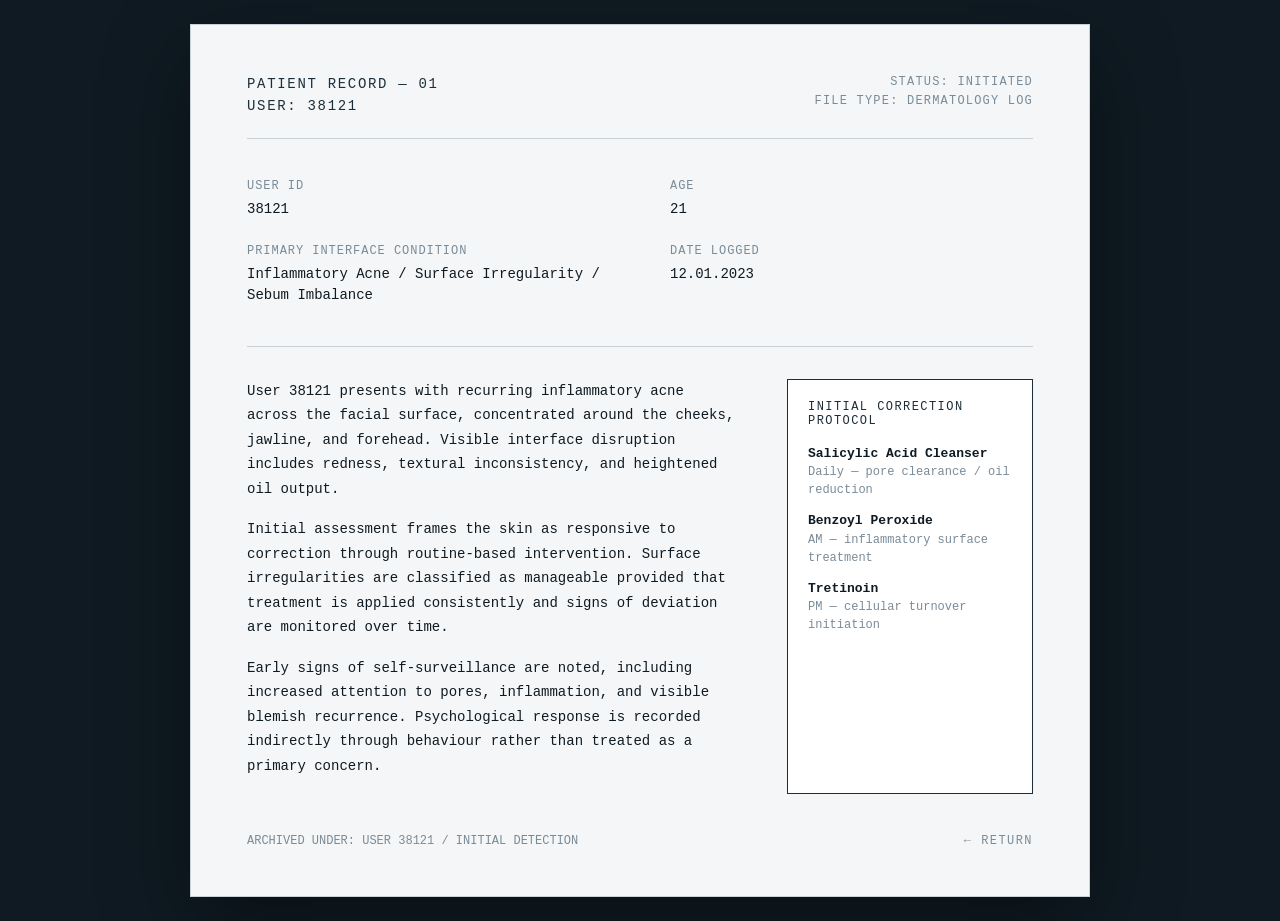
<file: patient-01.html>
<!DOCTYPE html>
<html lang="en">
<head>
  <meta charset="UTF-8" />
  <title>Patient Record — 01</title>
  <meta name="viewport" content="width=device-width, initial-scale=1.0" />

  <style>
    /* ===============================
       RESET + BASE
       =============================== */
    * {
      margin: 0;
      padding: 0;
      box-sizing: border-box;
    }

    body {
      background: #0F1A22;
      font-family: monospace;
      color: #0F1A22;
      min-height: 100vh;
      display: flex;
      align-items: center;
      justify-content: center;
      padding: 24px;
    }

    /* ===============================
       RECORD CONTAINER
       =============================== */
    .record-wrapper {
      background: #F4F6F7;
      width: min(900px, 90vw);
      padding: 48px 56px;
      border: 1px solid #C9D1D6;
      box-shadow: 0 30px 80px rgba(0,0,0,0.35);
      position: relative;
    }

    /* ===============================
       HEADER
       =============================== */
    .record-header {
      display: flex;
      justify-content: space-between;
      align-items: flex-start;
      margin-bottom: 40px;
      border-bottom: 1px solid #C9D1D6;
      padding-bottom: 20px;
    }

    .record-title {
      font-size: 14px;
      letter-spacing: 0.12em;
      color: #1C2E3A;
      line-height: 1.6;
    }

    .record-status {
      font-size: 12px;
      letter-spacing: 0.1em;
      color: #7A8B98;
      text-align: right;
      line-height: 1.6;
    }

    /* ===============================
       PATIENT META
       =============================== */
    .patient-meta {
      display: grid;
      grid-template-columns: 1fr 1fr;
      gap: 24px 60px;
      margin-bottom: 40px;
      font-size: 14px;
    }

    .meta-label {
      color: #7A8B98;
      letter-spacing: 0.08em;
      font-size: 12px;
      margin-bottom: 6px;
    }

    .meta-value {
      color: #0F1A22;
      line-height: 1.5;
    }

    /* ===============================
       NOTES / PRESCRIPTION
       =============================== */
    .record-notes {
      border-top: 1px solid #C9D1D6;
      padding-top: 32px;
      display: grid;
      grid-template-columns: 2fr 1fr;
      gap: 48px;
    }

    .clinical-notes {
      font-size: 14px;
      line-height: 1.75;
      color: #0F1A22;
    }

    .clinical-notes p {
      margin-bottom: 16px;
    }

    .prescription {
      border: 1px solid #1C2E3A;
      padding: 20px;
      font-size: 13px;
      background: #FFFFFF;
    }

    .prescription-title {
      font-size: 12px;
      letter-spacing: 0.12em;
      margin-bottom: 16px;
      color: #1C2E3A;
    }

    .prescription-item {
      margin-bottom: 12px;
    }

    .drug {
      font-weight: bold;
      line-height: 1.5;
    }

    .dose {
      color: #7A8B98;
      font-size: 12px;
      line-height: 1.5;
    }

    /* ===============================
       FOOTER / EXIT
       =============================== */
    .record-footer {
      margin-top: 40px;
      display: flex;
      justify-content: space-between;
      align-items: center;
      font-size: 12px;
      color: #7A8B98;
      gap: 20px;
    }

    .exit {
      cursor: pointer;
      letter-spacing: 0.12em;
      white-space: nowrap;
    }

    .exit:hover {
      text-decoration: underline;
    }

    /* ===============================
       RESPONSIVE
       =============================== */
    @media (max-width: 760px) {
      .record-wrapper {
        padding: 32px 28px;
      }

      .record-header,
      .record-footer,
      .record-notes,
      .patient-meta {
        display: block;
      }

      .record-status {
        margin-top: 12px;
        text-align: left;
      }

      .patient-meta > div {
        margin-bottom: 18px;
      }

      .prescription {
        margin-top: 28px;
      }

      .record-footer {
        display: flex;
        flex-direction: column;
        align-items: flex-start;
      }
    }
  </style>
</head>

<body>

  <div class="record-wrapper">

    <!-- HEADER -->
    <div class="record-header">
      <div class="record-title">
        PATIENT RECORD — 01<br>
        USER: 38121
      </div>
      <div class="record-status">
        STATUS: INITIATED<br>
        FILE TYPE: DERMATOLOGY LOG
      </div>
    </div>

    <!-- META -->
    <div class="patient-meta">
      <div>
        <div class="meta-label">USER ID</div>
        <div class="meta-value">38121</div>
      </div>

      <div>
        <div class="meta-label">AGE</div>
        <div class="meta-value">21</div>
      </div>

      <div>
        <div class="meta-label">PRIMARY INTERFACE CONDITION</div>
        <div class="meta-value">Inflammatory Acne / Surface Irregularity / Sebum Imbalance</div>
      </div>

      <div>
        <div class="meta-label">DATE LOGGED</div>
        <div class="meta-value">12.01.2023</div>
      </div>
    </div>

    <!-- NOTES + PRESCRIPTION -->
    <div class="record-notes">

      <div class="clinical-notes">
        <p>
          User 38121 presents with recurring inflammatory acne across the facial
          surface, concentrated around the cheeks, jawline, and forehead.
          Visible interface disruption includes redness, textural inconsistency,
          and heightened oil output.
        </p>

        <p>
          Initial assessment frames the skin as responsive to correction through
          routine-based intervention. Surface irregularities are classified as
          manageable provided that treatment is applied consistently and signs of
          deviation are monitored over time.
        </p>

        <p>
          Early signs of self-surveillance are noted, including increased
          attention to pores, inflammation, and visible blemish recurrence.
          Psychological response is recorded indirectly through behaviour rather
          than treated as a primary concern.
        </p>
      </div>

      <div class="prescription">
        <div class="prescription-title">
          INITIAL CORRECTION PROTOCOL
        </div>

        <div class="prescription-item">
          <div class="drug">Salicylic Acid Cleanser</div>
          <div class="dose">Daily — pore clearance / oil reduction</div>
        </div>

        <div class="prescription-item">
          <div class="drug">Benzoyl Peroxide</div>
          <div class="dose">AM — inflammatory surface treatment</div>
        </div>

        <div class="prescription-item">
          <div class="drug">Tretinoin</div>
          <div class="dose">PM — cellular turnover initiation</div>
        </div>
      </div>

    </div>

    <!-- FOOTER -->
    <div class="record-footer">
      <div>ARCHIVED UNDER: USER 38121 / INITIAL DETECTION</div>
      <div class="exit" onclick="history.back()">← RETURN</div>
    </div>

  </div>

</body>
</html>
</file>
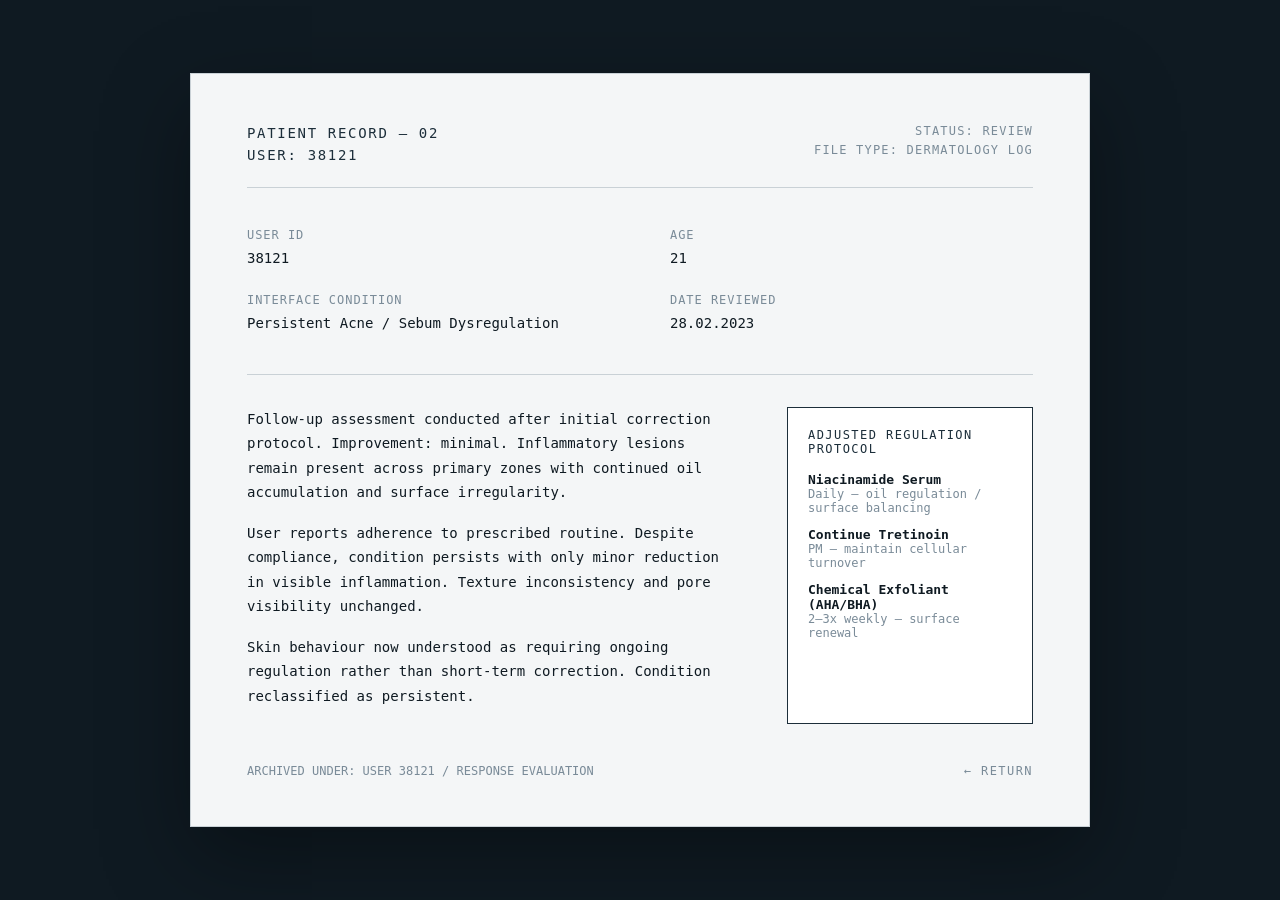
<file: patient-02.html>
<!DOCTYPE html>
<html lang="en">
<head>
  <meta charset="UTF-8" />
  <title>Patient Record — 02</title>
  <meta name="viewport" content="width=device-width, initial-scale=1.0" />

  <style>
    * {
      margin: 0;
      padding: 0;
      box-sizing: border-box;
    }

    body {
      background: #0F1A22;
      font-family: monospace;
      color: #0F1A22;
      min-height: 100vh;
      display: flex;
      align-items: center;
      justify-content: center;
      padding: 24px;
    }

    .record-wrapper {
      background: #F4F6F7;
      width: min(900px, 90vw);
      padding: 48px 56px;
      border: 1px solid #C9D1D6;
      box-shadow: 0 30px 80px rgba(0,0,0,0.35);
    }

    .record-header {
      display: flex;
      justify-content: space-between;
      align-items: flex-start;
      margin-bottom: 40px;
      border-bottom: 1px solid #C9D1D6;
      padding-bottom: 20px;
    }

    .record-title {
      font-size: 14px;
      letter-spacing: 0.12em;
      color: #1C2E3A;
      line-height: 1.6;
    }

    .record-status {
      font-size: 12px;
      letter-spacing: 0.1em;
      color: #7A8B98;
      text-align: right;
      line-height: 1.6;
    }

    .patient-meta {
      display: grid;
      grid-template-columns: 1fr 1fr;
      gap: 24px 60px;
      margin-bottom: 40px;
      font-size: 14px;
    }

    .meta-label {
      color: #7A8B98;
      letter-spacing: 0.08em;
      font-size: 12px;
      margin-bottom: 6px;
    }

    .meta-value {
      color: #0F1A22;
      line-height: 1.5;
    }

    .record-notes {
      border-top: 1px solid #C9D1D6;
      padding-top: 32px;
      display: grid;
      grid-template-columns: 2fr 1fr;
      gap: 48px;
    }

    .clinical-notes {
      font-size: 14px;
      line-height: 1.75;
      color: #0F1A22;
    }

    .clinical-notes p {
      margin-bottom: 16px;
    }

    .prescription {
      border: 1px solid #1C2E3A;
      padding: 20px;
      font-size: 13px;
      background: #FFFFFF;
    }

    .prescription-title {
      font-size: 12px;
      letter-spacing: 0.12em;
      margin-bottom: 16px;
      color: #1C2E3A;
    }

    .prescription-item {
      margin-bottom: 12px;
    }

    .drug {
      font-weight: bold;
    }

    .dose {
      color: #7A8B98;
      font-size: 12px;
    }

    .record-footer {
      margin-top: 40px;
      display: flex;
      justify-content: space-between;
      align-items: center;
      font-size: 12px;
      color: #7A8B98;
    }

    .exit {
      cursor: pointer;
      letter-spacing: 0.12em;
    }

    .exit:hover {
      text-decoration: underline;
    }
  </style>
</head>

<body>

  <div class="record-wrapper">

    <!-- HEADER -->
    <div class="record-header">
      <div class="record-title">
        PATIENT RECORD — 02<br>
        USER: 38121
      </div>
      <div class="record-status">
        STATUS: REVIEW<br>
        FILE TYPE: DERMATOLOGY LOG
      </div>
    </div>

    <!-- META -->
    <div class="patient-meta">
      <div>
        <div class="meta-label">USER ID</div>
        <div class="meta-value">38121</div>
      </div>

      <div>
        <div class="meta-label">AGE</div>
        <div class="meta-value">21</div>
      </div>

      <div>
        <div class="meta-label">INTERFACE CONDITION</div>
        <div class="meta-value">Persistent Acne / Sebum Dysregulation</div>
      </div>

      <div>
        <div class="meta-label">DATE REVIEWED</div>
        <div class="meta-value">28.02.2023</div>
      </div>
    </div>

    <!-- NOTES -->
    <div class="record-notes">

      <div class="clinical-notes">
        <p>
          Follow-up assessment conducted after initial correction protocol.
          Improvement: minimal. Inflammatory lesions remain present across
          primary zones with continued oil accumulation and surface irregularity.
        </p>

        <p>
          User reports adherence to prescribed routine. Despite compliance,
          condition persists with only minor reduction in visible inflammation.
          Texture inconsistency and pore visibility unchanged.
        </p>

        <p>
          Skin behaviour now understood as requiring ongoing regulation rather
          than short-term correction. Condition reclassified as persistent.
        </p>
      </div>

      <!-- UPDATED PRESCRIPTION -->
      <div class="prescription">
        <div class="prescription-title">
          ADJUSTED REGULATION PROTOCOL
        </div>

        <div class="prescription-item">
          <div class="drug">Niacinamide Serum</div>
          <div class="dose">Daily — oil regulation / surface balancing</div>
        </div>

        <div class="prescription-item">
          <div class="drug">Continue Tretinoin</div>
          <div class="dose">PM — maintain cellular turnover</div>
        </div>

        <div class="prescription-item">
          <div class="drug">Chemical Exfoliant (AHA/BHA)</div>
          <div class="dose">2–3x weekly — surface renewal</div>
        </div>
      </div>

    </div>

    <!-- FOOTER -->
    <div class="record-footer">
      <div>ARCHIVED UNDER: USER 38121 / RESPONSE EVALUATION</div>
      <div class="exit" onclick="history.back()">← RETURN</div>
    </div>

  </div>

</body>
</html>
</file>
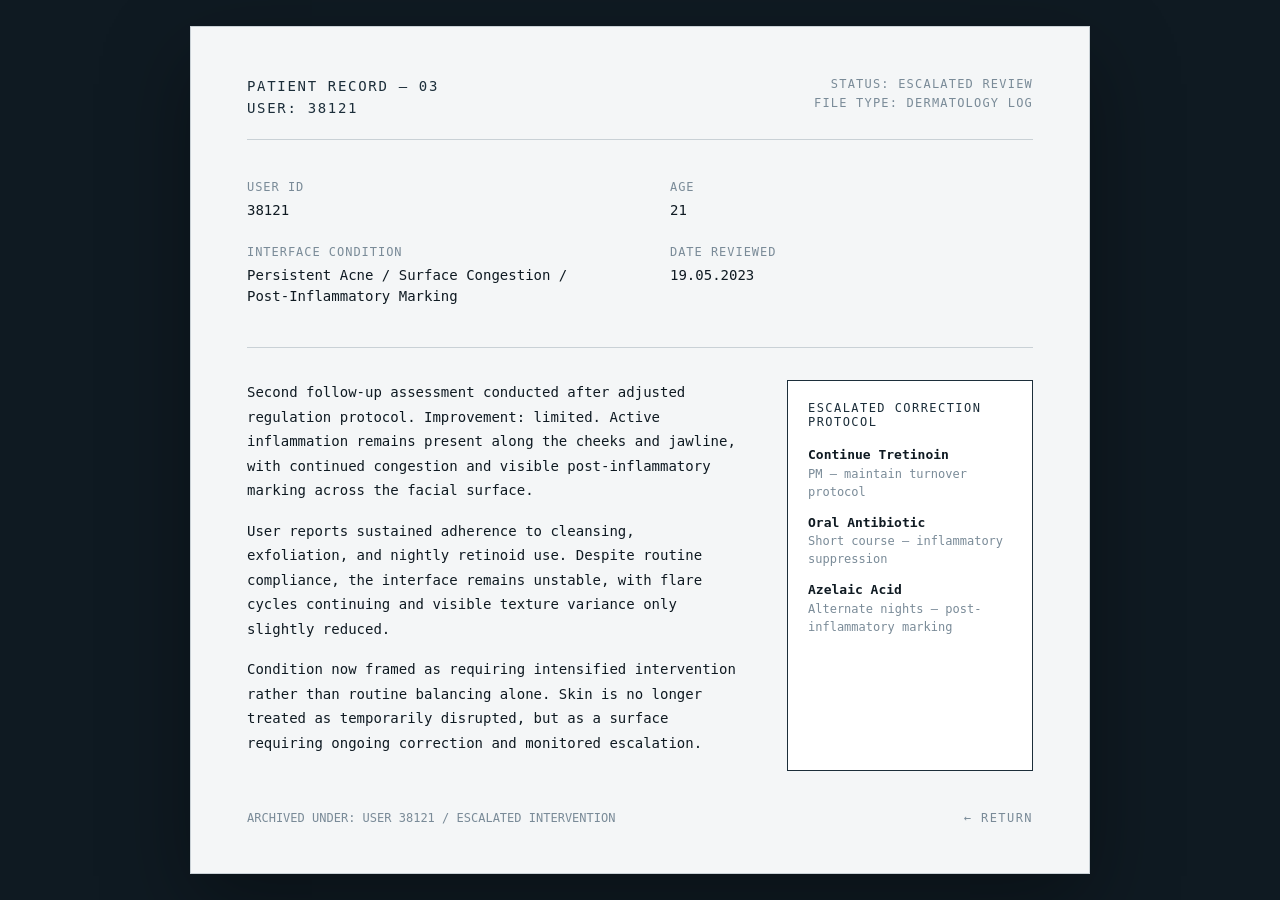
<file: patient-03.html>
<!DOCTYPE html>
<html lang="en">
<head>
  <meta charset="UTF-8" />
  <title>Patient Record — 03</title>
  <meta name="viewport" content="width=device-width, initial-scale=1.0" />

  <style>
    /* ===============================
       RESET + BASE
       =============================== */
    * {
      margin: 0;
      padding: 0;
      box-sizing: border-box;
    }

    body {
      background: #0F1A22;
      font-family: monospace;
      color: #0F1A22;
      min-height: 100vh;
      display: flex;
      align-items: center;
      justify-content: center;
      padding: 24px;
    }

    /* ===============================
       RECORD CONTAINER
       =============================== */
    .record-wrapper {
      background: #F4F6F7;
      width: min(900px, 90vw);
      padding: 48px 56px;
      border: 1px solid #C9D1D6;
      box-shadow: 0 30px 80px rgba(0,0,0,0.35);
      position: relative;
    }

    /* ===============================
       HEADER
       =============================== */
    .record-header {
      display: flex;
      justify-content: space-between;
      align-items: flex-start;
      margin-bottom: 40px;
      border-bottom: 1px solid #C9D1D6;
      padding-bottom: 20px;
    }

    .record-title {
      font-size: 14px;
      letter-spacing: 0.12em;
      color: #1C2E3A;
      line-height: 1.6;
    }

    .record-status {
      font-size: 12px;
      letter-spacing: 0.1em;
      color: #7A8B98;
      text-align: right;
      line-height: 1.6;
    }

    /* ===============================
       PATIENT META
       =============================== */
    .patient-meta {
      display: grid;
      grid-template-columns: 1fr 1fr;
      gap: 24px 60px;
      margin-bottom: 40px;
      font-size: 14px;
    }

    .meta-label {
      color: #7A8B98;
      letter-spacing: 0.08em;
      font-size: 12px;
      margin-bottom: 6px;
    }

    .meta-value {
      color: #0F1A22;
      line-height: 1.5;
    }

    /* ===============================
       NOTES / PRESCRIPTION
       =============================== */
    .record-notes {
      border-top: 1px solid #C9D1D6;
      padding-top: 32px;
      display: grid;
      grid-template-columns: 2fr 1fr;
      gap: 48px;
    }

    .clinical-notes {
      font-size: 14px;
      line-height: 1.75;
      color: #0F1A22;
    }

    .clinical-notes p {
      margin-bottom: 16px;
    }

    .prescription {
      border: 1px solid #1C2E3A;
      padding: 20px;
      font-size: 13px;
      background: #FFFFFF;
    }

    .prescription-title {
      font-size: 12px;
      letter-spacing: 0.12em;
      margin-bottom: 16px;
      color: #1C2E3A;
    }

    .prescription-item {
      margin-bottom: 12px;
    }

    .drug {
      font-weight: bold;
      line-height: 1.5;
    }

    .dose {
      color: #7A8B98;
      font-size: 12px;
      line-height: 1.5;
    }

    /* ===============================
       FOOTER / EXIT
       =============================== */
    .record-footer {
      margin-top: 40px;
      display: flex;
      justify-content: space-between;
      align-items: center;
      font-size: 12px;
      color: #7A8B98;
      gap: 20px;
    }

    .exit {
      cursor: pointer;
      letter-spacing: 0.12em;
      white-space: nowrap;
    }

    .exit:hover {
      text-decoration: underline;
    }

    /* ===============================
       RESPONSIVE
       =============================== */
    @media (max-width: 760px) {
      .record-wrapper {
        padding: 32px 28px;
      }

      .record-header,
      .record-footer,
      .record-notes,
      .patient-meta {
        display: block;
      }

      .record-status {
        margin-top: 12px;
        text-align: left;
      }

      .patient-meta > div {
        margin-bottom: 18px;
      }

      .prescription {
        margin-top: 28px;
      }

      .record-footer {
        display: flex;
        flex-direction: column;
        align-items: flex-start;
      }
    }
  </style>
</head>

<body>

  <div class="record-wrapper">

    <!-- HEADER -->
    <div class="record-header">
      <div class="record-title">
        PATIENT RECORD — 03<br>
        USER: 38121
      </div>
      <div class="record-status">
        STATUS: ESCALATED REVIEW<br>
        FILE TYPE: DERMATOLOGY LOG
      </div>
    </div>

    <!-- META -->
    <div class="patient-meta">
      <div>
        <div class="meta-label">USER ID</div>
        <div class="meta-value">38121</div>
      </div>

      <div>
        <div class="meta-label">AGE</div>
        <div class="meta-value">21</div>
      </div>

      <div>
        <div class="meta-label">INTERFACE CONDITION</div>
        <div class="meta-value">Persistent Acne / Surface Congestion / Post-Inflammatory Marking</div>
      </div>

      <div>
        <div class="meta-label">DATE REVIEWED</div>
        <div class="meta-value">19.05.2023</div>
      </div>
    </div>

    <!-- NOTES + PRESCRIPTION -->
    <div class="record-notes">

      <div class="clinical-notes">
        <p>
          Second follow-up assessment conducted after adjusted regulation protocol.
          Improvement: limited. Active inflammation remains present along the
          cheeks and jawline, with continued congestion and visible post-inflammatory
          marking across the facial surface.
        </p>

        <p>
          User reports sustained adherence to cleansing, exfoliation, and nightly
          retinoid use. Despite routine compliance, the interface remains unstable,
          with flare cycles continuing and visible texture variance only slightly reduced.
        </p>

        <p>
          Condition now framed as requiring intensified intervention rather than
          routine balancing alone. Skin is no longer treated as temporarily disrupted,
          but as a surface requiring ongoing correction and monitored escalation.
        </p>
      </div>

      <div class="prescription">
        <div class="prescription-title">
          ESCALATED CORRECTION PROTOCOL
        </div>

        <div class="prescription-item">
          <div class="drug">Continue Tretinoin</div>
          <div class="dose">PM — maintain turnover protocol</div>
        </div>

        <div class="prescription-item">
          <div class="drug">Oral Antibiotic</div>
          <div class="dose">Short course — inflammatory suppression</div>
        </div>

        <div class="prescription-item">
          <div class="drug">Azelaic Acid</div>
          <div class="dose">Alternate nights — post-inflammatory marking</div>
        </div>
      </div>

    </div>

    <!-- FOOTER -->
    <div class="record-footer">
      <div>ARCHIVED UNDER: USER 38121 / ESCALATED INTERVENTION</div>
      <div class="exit" onclick="history.back()">← RETURN</div>
    </div>

  </div>

</body>
</html>
</file>
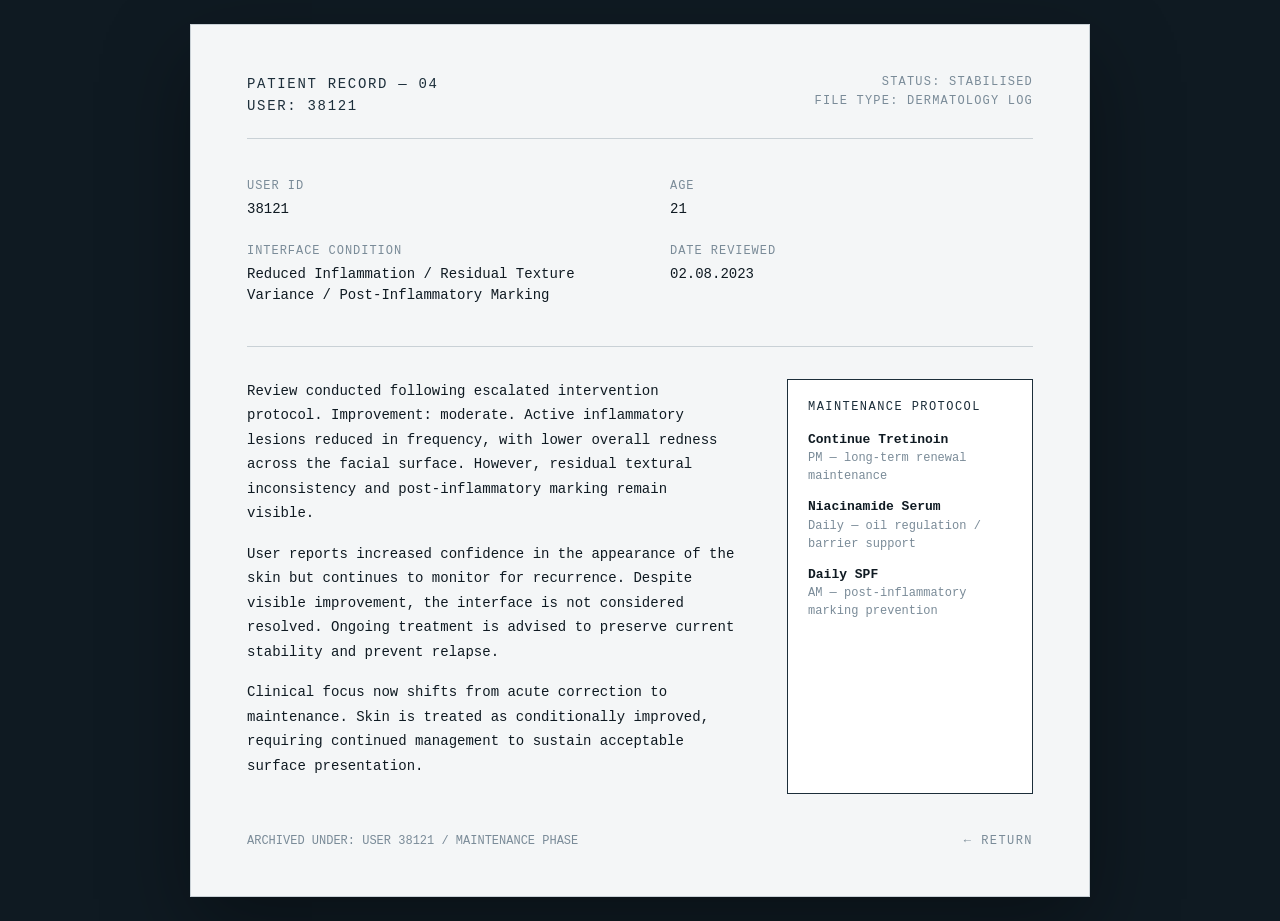
<file: patient-04.html>
<!DOCTYPE html>
<html lang="en">
<head>
  <meta charset="UTF-8" />
  <title>Patient Record — 04</title>
  <meta name="viewport" content="width=device-width, initial-scale=1.0" />

  <style>
    /* ===============================
       RESET + BASE
       =============================== */
    * {
      margin: 0;
      padding: 0;
      box-sizing: border-box;
    }

    body {
      background: #0F1A22;
      font-family: monospace;
      color: #0F1A22;
      min-height: 100vh;
      display: flex;
      align-items: center;
      justify-content: center;
      padding: 24px;
    }

    /* ===============================
       RECORD CONTAINER
       =============================== */
    .record-wrapper {
      background: #F4F6F7;
      width: min(900px, 90vw);
      padding: 48px 56px;
      border: 1px solid #C9D1D6;
      box-shadow: 0 30px 80px rgba(0,0,0,0.35);
      position: relative;
    }

    /* ===============================
       HEADER
       =============================== */
    .record-header {
      display: flex;
      justify-content: space-between;
      align-items: flex-start;
      margin-bottom: 40px;
      border-bottom: 1px solid #C9D1D6;
      padding-bottom: 20px;
    }

    .record-title {
      font-size: 14px;
      letter-spacing: 0.12em;
      color: #1C2E3A;
      line-height: 1.6;
    }

    .record-status {
      font-size: 12px;
      letter-spacing: 0.1em;
      color: #7A8B98;
      text-align: right;
      line-height: 1.6;
    }

    /* ===============================
       PATIENT META
       =============================== */
    .patient-meta {
      display: grid;
      grid-template-columns: 1fr 1fr;
      gap: 24px 60px;
      margin-bottom: 40px;
      font-size: 14px;
    }

    .meta-label {
      color: #7A8B98;
      letter-spacing: 0.08em;
      font-size: 12px;
      margin-bottom: 6px;
    }

    .meta-value {
      color: #0F1A22;
      line-height: 1.5;
    }

    /* ===============================
       NOTES / PRESCRIPTION
       =============================== */
    .record-notes {
      border-top: 1px solid #C9D1D6;
      padding-top: 32px;
      display: grid;
      grid-template-columns: 2fr 1fr;
      gap: 48px;
    }

    .clinical-notes {
      font-size: 14px;
      line-height: 1.75;
      color: #0F1A22;
    }

    .clinical-notes p {
      margin-bottom: 16px;
    }

    .prescription {
      border: 1px solid #1C2E3A;
      padding: 20px;
      font-size: 13px;
      background: #FFFFFF;
    }

    .prescription-title {
      font-size: 12px;
      letter-spacing: 0.12em;
      margin-bottom: 16px;
      color: #1C2E3A;
    }

    .prescription-item {
      margin-bottom: 12px;
    }

    .drug {
      font-weight: bold;
      line-height: 1.5;
    }

    .dose {
      color: #7A8B98;
      font-size: 12px;
      line-height: 1.5;
    }

    /* ===============================
       FOOTER / EXIT
       =============================== */
    .record-footer {
      margin-top: 40px;
      display: flex;
      justify-content: space-between;
      align-items: center;
      font-size: 12px;
      color: #7A8B98;
      gap: 20px;
    }

    .exit {
      cursor: pointer;
      letter-spacing: 0.12em;
      white-space: nowrap;
    }

    .exit:hover {
      text-decoration: underline;
    }

    /* ===============================
       RESPONSIVE
       =============================== */
    @media (max-width: 760px) {
      .record-wrapper {
        padding: 32px 28px;
      }

      .record-header,
      .record-footer,
      .record-notes,
      .patient-meta {
        display: block;
      }

      .record-status {
        margin-top: 12px;
        text-align: left;
      }

      .patient-meta > div {
        margin-bottom: 18px;
      }

      .prescription {
        margin-top: 28px;
      }

      .record-footer {
        display: flex;
        flex-direction: column;
        align-items: flex-start;
      }
    }
  </style>
</head>

<body>

  <div class="record-wrapper">

    <!-- HEADER -->
    <div class="record-header">
      <div class="record-title">
        PATIENT RECORD — 04<br>
        USER: 38121
      </div>
      <div class="record-status">
        STATUS: STABILISED<br>
        FILE TYPE: DERMATOLOGY LOG
      </div>
    </div>

    <!-- META -->
    <div class="patient-meta">
      <div>
        <div class="meta-label">USER ID</div>
        <div class="meta-value">38121</div>
      </div>

      <div>
        <div class="meta-label">AGE</div>
        <div class="meta-value">21</div>
      </div>

      <div>
        <div class="meta-label">INTERFACE CONDITION</div>
        <div class="meta-value">Reduced Inflammation / Residual Texture Variance / Post-Inflammatory Marking</div>
      </div>

      <div>
        <div class="meta-label">DATE REVIEWED</div>
        <div class="meta-value">02.08.2023</div>
      </div>
    </div>

    <!-- NOTES + PRESCRIPTION -->
    <div class="record-notes">

      <div class="clinical-notes">
        <p>
          Review conducted following escalated intervention protocol.
          Improvement: moderate. Active inflammatory lesions reduced in frequency,
          with lower overall redness across the facial surface. However, residual
          textural inconsistency and post-inflammatory marking remain visible.
        </p>

        <p>
          User reports increased confidence in the appearance of the skin but
          continues to monitor for recurrence. Despite visible improvement,
          the interface is not considered resolved. Ongoing treatment is advised
          to preserve current stability and prevent relapse.
        </p>

        <p>
          Clinical focus now shifts from acute correction to maintenance.
          Skin is treated as conditionally improved, requiring continued management
          to sustain acceptable surface presentation.
        </p>
      </div>

      <div class="prescription">
        <div class="prescription-title">
          MAINTENANCE PROTOCOL
        </div>

        <div class="prescription-item">
          <div class="drug">Continue Tretinoin</div>
          <div class="dose">PM — long-term renewal maintenance</div>
        </div>

        <div class="prescription-item">
          <div class="drug">Niacinamide Serum</div>
          <div class="dose">Daily — oil regulation / barrier support</div>
        </div>

        <div class="prescription-item">
          <div class="drug">Daily SPF</div>
          <div class="dose">AM — post-inflammatory marking prevention</div>
        </div>
      </div>

    </div>

    <!-- FOOTER -->
    <div class="record-footer">
      <div>ARCHIVED UNDER: USER 38121 / MAINTENANCE PHASE</div>
      <div class="exit" onclick="history.back()">← RETURN</div>
    </div>

  </div>

</body>
</html>
</file>
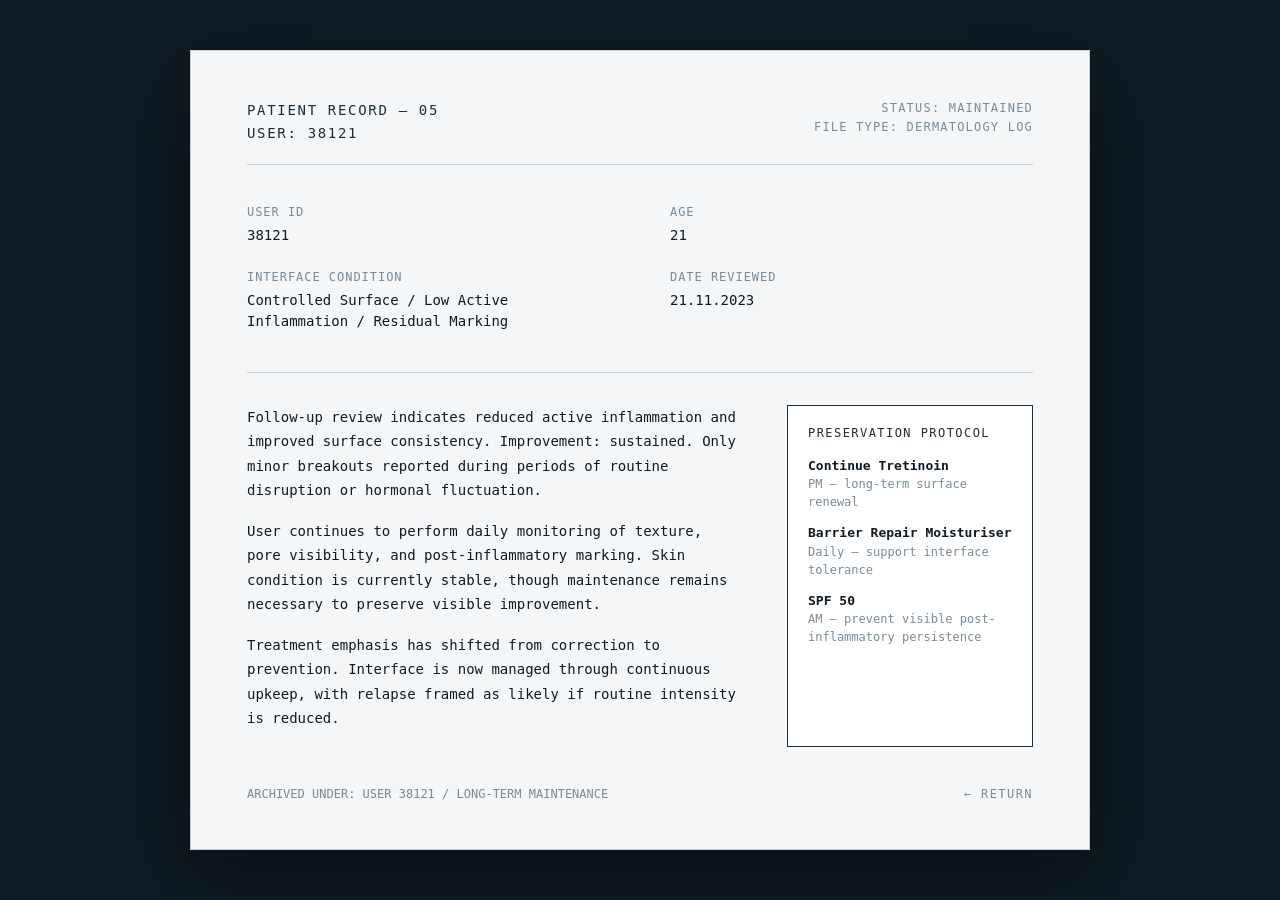
<file: patient-05.html>
<!DOCTYPE html>
<html lang="en">
<head>
  <meta charset="UTF-8" />
  <title>Patient Record — 05</title>
  <meta name="viewport" content="width=device-width, initial-scale=1.0" />

  <style>
    /* ===============================
       RESET + BASE
       =============================== */
    * {
      margin: 0;
      padding: 0;
      box-sizing: border-box;
    }

    body {
      background: #0F1A22;
      font-family: monospace;
      color: #0F1A22;
      min-height: 100vh;
      display: flex;
      align-items: center;
      justify-content: center;
      padding: 24px;
    }

    /* ===============================
       RECORD CONTAINER
       =============================== */
    .record-wrapper {
      background: #F4F6F7;
      width: min(900px, 90vw);
      padding: 48px 56px;
      border: 1px solid #C9D1D6;
      box-shadow: 0 30px 80px rgba(0,0,0,0.35);
      position: relative;
    }

    /* ===============================
       HEADER
       =============================== */
    .record-header {
      display: flex;
      justify-content: space-between;
      align-items: flex-start;
      margin-bottom: 40px;
      border-bottom: 1px solid #C9D1D6;
      padding-bottom: 20px;
    }

    .record-title {
      font-size: 14px;
      letter-spacing: 0.12em;
      color: #1C2E3A;
      line-height: 1.6;
    }

    .record-status {
      font-size: 12px;
      letter-spacing: 0.1em;
      color: #7A8B98;
      text-align: right;
      line-height: 1.6;
    }

    /* ===============================
       PATIENT META
       =============================== */
    .patient-meta {
      display: grid;
      grid-template-columns: 1fr 1fr;
      gap: 24px 60px;
      margin-bottom: 40px;
      font-size: 14px;
    }

    .meta-label {
      color: #7A8B98;
      letter-spacing: 0.08em;
      font-size: 12px;
      margin-bottom: 6px;
    }

    .meta-value {
      color: #0F1A22;
      line-height: 1.5;
    }

    /* ===============================
       NOTES / PRESCRIPTION
       =============================== */
    .record-notes {
      border-top: 1px solid #C9D1D6;
      padding-top: 32px;
      display: grid;
      grid-template-columns: 2fr 1fr;
      gap: 48px;
    }

    .clinical-notes {
      font-size: 14px;
      line-height: 1.75;
      color: #0F1A22;
    }

    .clinical-notes p {
      margin-bottom: 16px;
    }

    .prescription {
      border: 1px solid #1C2E3A;
      padding: 20px;
      font-size: 13px;
      background: #FFFFFF;
    }

    .prescription-title {
      font-size: 12px;
      letter-spacing: 0.12em;
      margin-bottom: 16px;
      color: #1C2E3A;
    }

    .prescription-item {
      margin-bottom: 12px;
    }

    .drug {
      font-weight: bold;
      line-height: 1.5;
    }

    .dose {
      color: #7A8B98;
      font-size: 12px;
      line-height: 1.5;
    }

    /* ===============================
       FOOTER / EXIT
       =============================== */
    .record-footer {
      margin-top: 40px;
      display: flex;
      justify-content: space-between;
      align-items: center;
      font-size: 12px;
      color: #7A8B98;
      gap: 20px;
    }

    .exit {
      cursor: pointer;
      letter-spacing: 0.12em;
      white-space: nowrap;
    }

    .exit:hover {
      text-decoration: underline;
    }

    /* ===============================
       RESPONSIVE
       =============================== */
    @media (max-width: 760px) {
      .record-wrapper {
        padding: 32px 28px;
      }

      .record-header,
      .record-footer,
      .record-notes,
      .patient-meta {
        display: block;
      }

      .record-status {
        margin-top: 12px;
        text-align: left;
      }

      .patient-meta > div {
        margin-bottom: 18px;
      }

      .prescription {
        margin-top: 28px;
      }

      .record-footer {
        display: flex;
        flex-direction: column;
        align-items: flex-start;
      }
    }
  </style>
</head>

<body>

  <div class="record-wrapper">

    <!-- HEADER -->
    <div class="record-header">
      <div class="record-title">
        PATIENT RECORD — 05<br>
        USER: 38121
      </div>
      <div class="record-status">
        STATUS: MAINTAINED<br>
        FILE TYPE: DERMATOLOGY LOG
      </div>
    </div>

    <!-- META -->
    <div class="patient-meta">
      <div>
        <div class="meta-label">USER ID</div>
        <div class="meta-value">38121</div>
      </div>

      <div>
        <div class="meta-label">AGE</div>
        <div class="meta-value">21</div>
      </div>

      <div>
        <div class="meta-label">INTERFACE CONDITION</div>
        <div class="meta-value">Controlled Surface / Low Active Inflammation / Residual Marking</div>
      </div>

      <div>
        <div class="meta-label">DATE REVIEWED</div>
        <div class="meta-value">21.11.2023</div>
      </div>
    </div>

    <!-- NOTES + PRESCRIPTION -->
    <div class="record-notes">

      <div class="clinical-notes">
        <p>
          Follow-up review indicates reduced active inflammation and improved
          surface consistency. Improvement: sustained. Only minor breakouts
          reported during periods of routine disruption or hormonal fluctuation.
        </p>

        <p>
          User continues to perform daily monitoring of texture, pore visibility,
          and post-inflammatory marking. Skin condition is currently stable,
          though maintenance remains necessary to preserve visible improvement.
        </p>

        <p>
          Treatment emphasis has shifted from correction to prevention. Interface
          is now managed through continuous upkeep, with relapse framed as likely
          if routine intensity is reduced.
        </p>
      </div>

      <div class="prescription">
        <div class="prescription-title">
          PRESERVATION PROTOCOL
        </div>

        <div class="prescription-item">
          <div class="drug">Continue Tretinoin</div>
          <div class="dose">PM — long-term surface renewal</div>
        </div>

        <div class="prescription-item">
          <div class="drug">Barrier Repair Moisturiser</div>
          <div class="dose">Daily — support interface tolerance</div>
        </div>

        <div class="prescription-item">
          <div class="drug">SPF 50</div>
          <div class="dose">AM — prevent visible post-inflammatory persistence</div>
        </div>
      </div>

    </div>

    <!-- FOOTER -->
    <div class="record-footer">
      <div>ARCHIVED UNDER: USER 38121 / LONG-TERM MAINTENANCE</div>
      <div class="exit" onclick="history.back()">← RETURN</div>
    </div>

  </div>

</body>
</html>
</file>
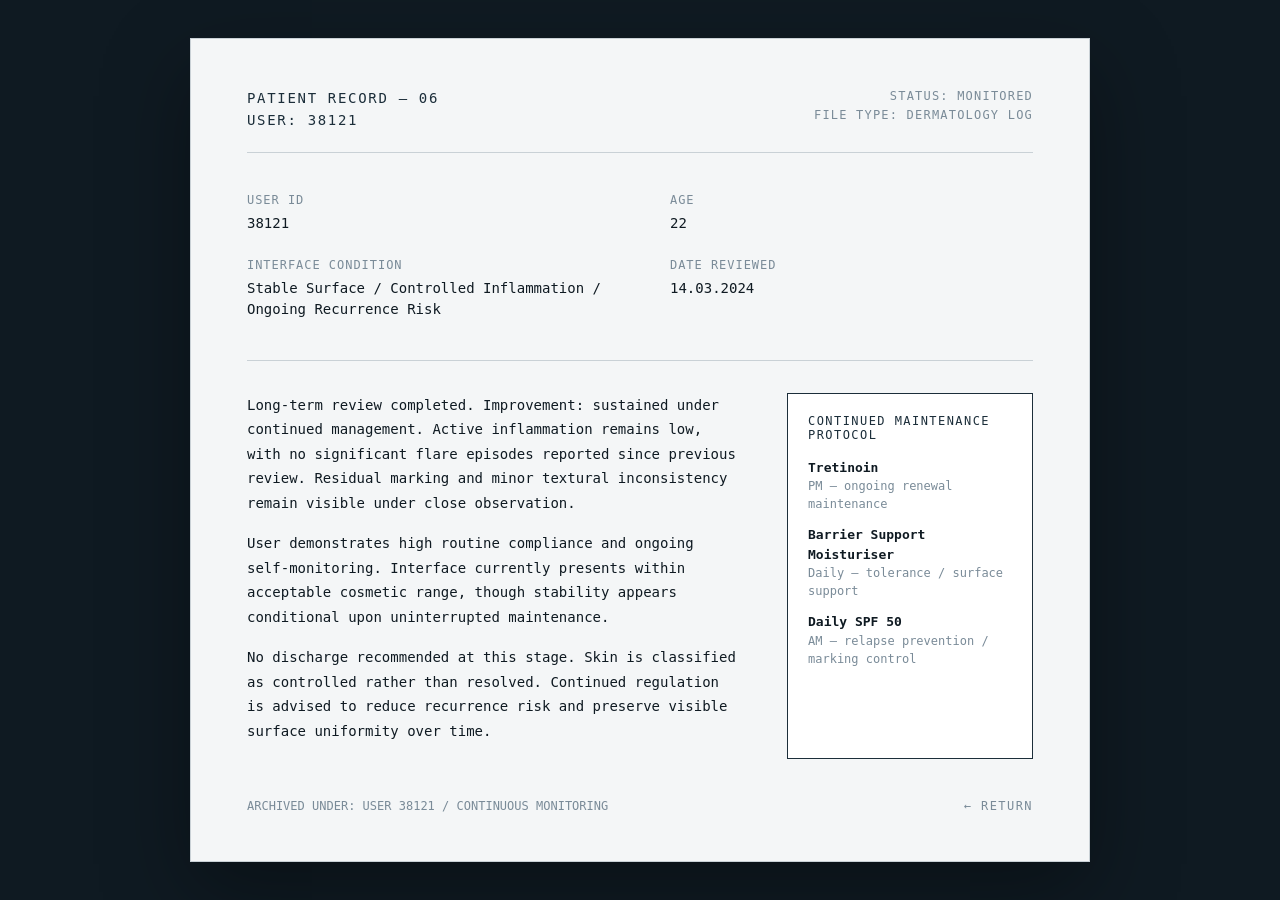
<file: patient-06.html>
<!DOCTYPE html>
<html lang="en">
<head>
  <meta charset="UTF-8" />
  <title>Patient Record — 06</title>
  <meta name="viewport" content="width=device-width, initial-scale=1.0" />

  <style>
    /* ===============================
       RESET + BASE
       =============================== */
    * {
      margin: 0;
      padding: 0;
      box-sizing: border-box;
    }

    body {
      background: #0F1A22;
      font-family: monospace;
      color: #0F1A22;
      min-height: 100vh;
      display: flex;
      align-items: center;
      justify-content: center;
      padding: 24px;
    }

    /* ===============================
       RECORD CONTAINER
       =============================== */
    .record-wrapper {
      background: #F4F6F7;
      width: min(900px, 90vw);
      padding: 48px 56px;
      border: 1px solid #C9D1D6;
      box-shadow: 0 30px 80px rgba(0,0,0,0.35);
      position: relative;
    }

    /* ===============================
       HEADER
       =============================== */
    .record-header {
      display: flex;
      justify-content: space-between;
      align-items: flex-start;
      margin-bottom: 40px;
      border-bottom: 1px solid #C9D1D6;
      padding-bottom: 20px;
    }

    .record-title {
      font-size: 14px;
      letter-spacing: 0.12em;
      color: #1C2E3A;
      line-height: 1.6;
    }

    .record-status {
      font-size: 12px;
      letter-spacing: 0.1em;
      color: #7A8B98;
      text-align: right;
      line-height: 1.6;
    }

    /* ===============================
       PATIENT META
       =============================== */
    .patient-meta {
      display: grid;
      grid-template-columns: 1fr 1fr;
      gap: 24px 60px;
      margin-bottom: 40px;
      font-size: 14px;
    }

    .meta-label {
      color: #7A8B98;
      letter-spacing: 0.08em;
      font-size: 12px;
      margin-bottom: 6px;
    }

    .meta-value {
      color: #0F1A22;
      line-height: 1.5;
    }

    /* ===============================
       NOTES / PRESCRIPTION
       =============================== */
    .record-notes {
      border-top: 1px solid #C9D1D6;
      padding-top: 32px;
      display: grid;
      grid-template-columns: 2fr 1fr;
      gap: 48px;
    }

    .clinical-notes {
      font-size: 14px;
      line-height: 1.75;
      color: #0F1A22;
    }

    .clinical-notes p {
      margin-bottom: 16px;
    }

    .prescription {
      border: 1px solid #1C2E3A;
      padding: 20px;
      font-size: 13px;
      background: #FFFFFF;
    }

    .prescription-title {
      font-size: 12px;
      letter-spacing: 0.12em;
      margin-bottom: 16px;
      color: #1C2E3A;
    }

    .prescription-item {
      margin-bottom: 12px;
    }

    .drug {
      font-weight: bold;
      line-height: 1.5;
    }

    .dose {
      color: #7A8B98;
      font-size: 12px;
      line-height: 1.5;
    }

    /* ===============================
       FOOTER / EXIT
       =============================== */
    .record-footer {
      margin-top: 40px;
      display: flex;
      justify-content: space-between;
      align-items: center;
      font-size: 12px;
      color: #7A8B98;
      gap: 20px;
    }

    .exit {
      cursor: pointer;
      letter-spacing: 0.12em;
      white-space: nowrap;
    }

    .exit:hover {
      text-decoration: underline;
    }

    /* ===============================
       RESPONSIVE
       =============================== */
    @media (max-width: 760px) {
      .record-wrapper {
        padding: 32px 28px;
      }

      .record-header,
      .record-footer,
      .record-notes,
      .patient-meta {
        display: block;
      }

      .record-status {
        margin-top: 12px;
        text-align: left;
      }

      .patient-meta > div {
        margin-bottom: 18px;
      }

      .prescription {
        margin-top: 28px;
      }

      .record-footer {
        display: flex;
        flex-direction: column;
        align-items: flex-start;
      }
    }
  </style>
</head>

<body>

  <div class="record-wrapper">

    <!-- HEADER -->
    <div class="record-header">
      <div class="record-title">
        PATIENT RECORD — 06<br>
        USER: 38121
      </div>
      <div class="record-status">
        STATUS: MONITORED<br>
        FILE TYPE: DERMATOLOGY LOG
      </div>
    </div>

    <!-- META -->
    <div class="patient-meta">
      <div>
        <div class="meta-label">USER ID</div>
        <div class="meta-value">38121</div>
      </div>

      <div>
        <div class="meta-label">AGE</div>
        <div class="meta-value">22</div>
      </div>

      <div>
        <div class="meta-label">INTERFACE CONDITION</div>
        <div class="meta-value">Stable Surface / Controlled Inflammation / Ongoing Recurrence Risk</div>
      </div>

      <div>
        <div class="meta-label">DATE REVIEWED</div>
        <div class="meta-value">14.03.2024</div>
      </div>
    </div>

    <!-- NOTES + PRESCRIPTION -->
    <div class="record-notes">

      <div class="clinical-notes">
        <p>
          Long-term review completed. Improvement: sustained under continued
          management. Active inflammation remains low, with no significant flare
          episodes reported since previous review. Residual marking and minor
          textural inconsistency remain visible under close observation.
        </p>

        <p>
          User demonstrates high routine compliance and ongoing self-monitoring.
          Interface currently presents within acceptable cosmetic range, though
          stability appears conditional upon uninterrupted maintenance.
        </p>

        <p>
          No discharge recommended at this stage. Skin is classified as
          controlled rather than resolved. Continued regulation is advised to
          reduce recurrence risk and preserve visible surface uniformity over time.
        </p>
      </div>

      <div class="prescription">
        <div class="prescription-title">
          CONTINUED MAINTENANCE PROTOCOL
        </div>

        <div class="prescription-item">
          <div class="drug">Tretinoin</div>
          <div class="dose">PM — ongoing renewal maintenance</div>
        </div>

        <div class="prescription-item">
          <div class="drug">Barrier Support Moisturiser</div>
          <div class="dose">Daily — tolerance / surface support</div>
        </div>

        <div class="prescription-item">
          <div class="drug">Daily SPF 50</div>
          <div class="dose">AM — relapse prevention / marking control</div>
        </div>
      </div>

    </div>

    <!-- FOOTER -->
    <div class="record-footer">
      <div>ARCHIVED UNDER: USER 38121 / CONTINUOUS MONITORING</div>
      <div class="exit" onclick="history.back()">← RETURN</div>
    </div>

  </div>

</body>
</html>
</file>
